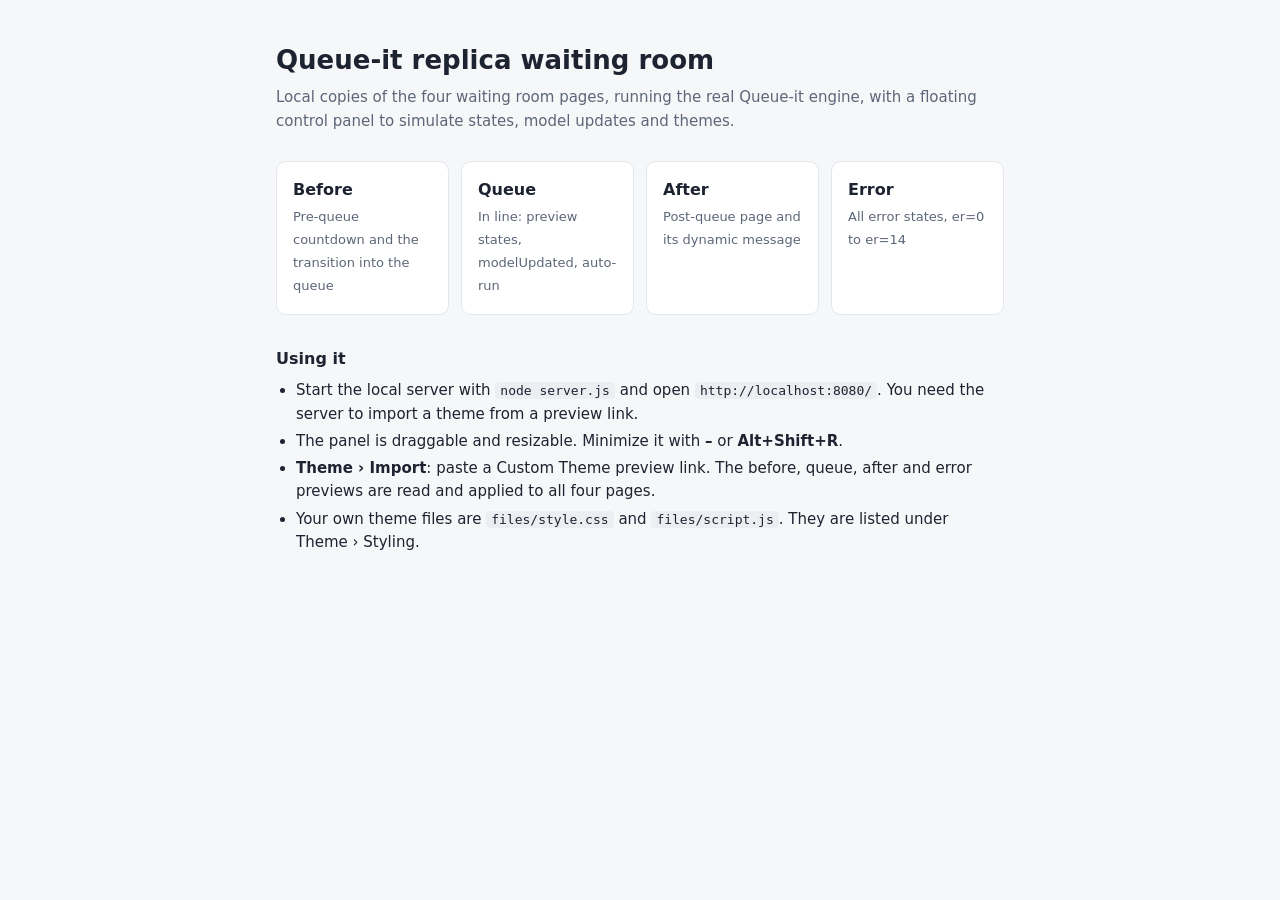
<file: index.html>
<!DOCTYPE html>
<html lang="en">
<head>
<meta charset="utf-8" />
<meta name="viewport" content="width=device-width, initial-scale=1.0">
<title>Queue-it Replica</title>
<link rel="shortcut icon" href="files/default_images/queue-it.ico" />
<style>
  :root { --fg:#1d2330; --muted:#5d6678; --line:#e3e6ec; --bg:#f6f7f9; --card:#fff; --accent:#1f6feb; }
  * { box-sizing: border-box; }
  body { margin:0; background:var(--bg); color:var(--fg); font:15px/1.55 system-ui,-apple-system,"Segoe UI",Roboto,Helvetica,Arial,sans-serif; }
  main { max-width:760px; margin:0 auto; padding:40px 16px 56px; }
  h1 { font-size:26px; margin:0 0 6px; }
  p.lead { color:var(--muted); margin:0 0 28px; }
  .grid { display:grid; grid-template-columns:repeat(auto-fit,minmax(170px,1fr)); gap:12px; }
  a.card { display:block; background:var(--card); border:1px solid var(--line); border-radius:10px; padding:16px; color:inherit; text-decoration:none; }
  a.card:hover, a.card:focus-visible { border-color:var(--accent); outline:none; box-shadow:0 0 0 3px rgba(31,111,235,.15); }
  a.card b { display:block; font-size:16px; margin-bottom:2px; }
  a.card span { color:var(--muted); font-size:13px; }
  h2 { font-size:16px; margin:32px 0 8px; }
  ul { padding-left:20px; margin:0; }
  li { margin:4px 0; }
  code { background:#eceef2; padding:1px 5px; border-radius:4px; font-size:13px; }
  .note { margin-top:28px; padding:12px 14px; border-radius:8px; background:#fffaeb; border:1px solid #fedf89; color:#7a2e0e; font-size:14px; }
</style>
</head>
<body>
<main>
  <h1>Queue-it replica waiting room</h1>
  <p class="lead">Local copies of the four waiting room pages, running the real Queue-it engine, with a floating control panel to simulate states, model updates and themes.</p>
  <div class="grid">
    <a class="card" href="before.html"><b>Before</b><span>Pre-queue countdown and the transition into the queue</span></a>
    <a class="card" href="queue.html"><b>Queue</b><span>In line: preview states, modelUpdated, auto-run</span></a>
    <a class="card" href="after.html"><b>After</b><span>Post-queue page and its dynamic message</span></a>
    <a class="card" href="error.html?er=4"><b>Error</b><span>All error states, er=0 to er=14</span></a>
  </div>

  <h2>Using it</h2>
  <ul>
    <li>Start the local server with <code>node server.js</code> and open <code>http://localhost:8080/</code>. You need the server to import a theme from a preview link.</li>
    <li>The panel is draggable and resizable. Minimize it with <b>–</b> or <b>Alt+Shift+R</b>.</li>
    <li><b>Theme › Import</b>: paste a Custom Theme preview link. The before, queue, after and error previews are read and applied to all four pages.</li>
    <li>Your own theme files are <code>files/style.css</code> and <code>files/script.js</code>. They are listed under Theme › Styling.</li>
  </ul>
  <p class="note" id="file-note" hidden>You opened this file straight from disk. Pages work, but theme import needs the local server: run <code>node server.js</code> in this folder.</p>
</main>
<script>
  if (location.protocol === "file:") document.getElementById("file-note").hidden = false;
</script>
</body>
</html>
</file>
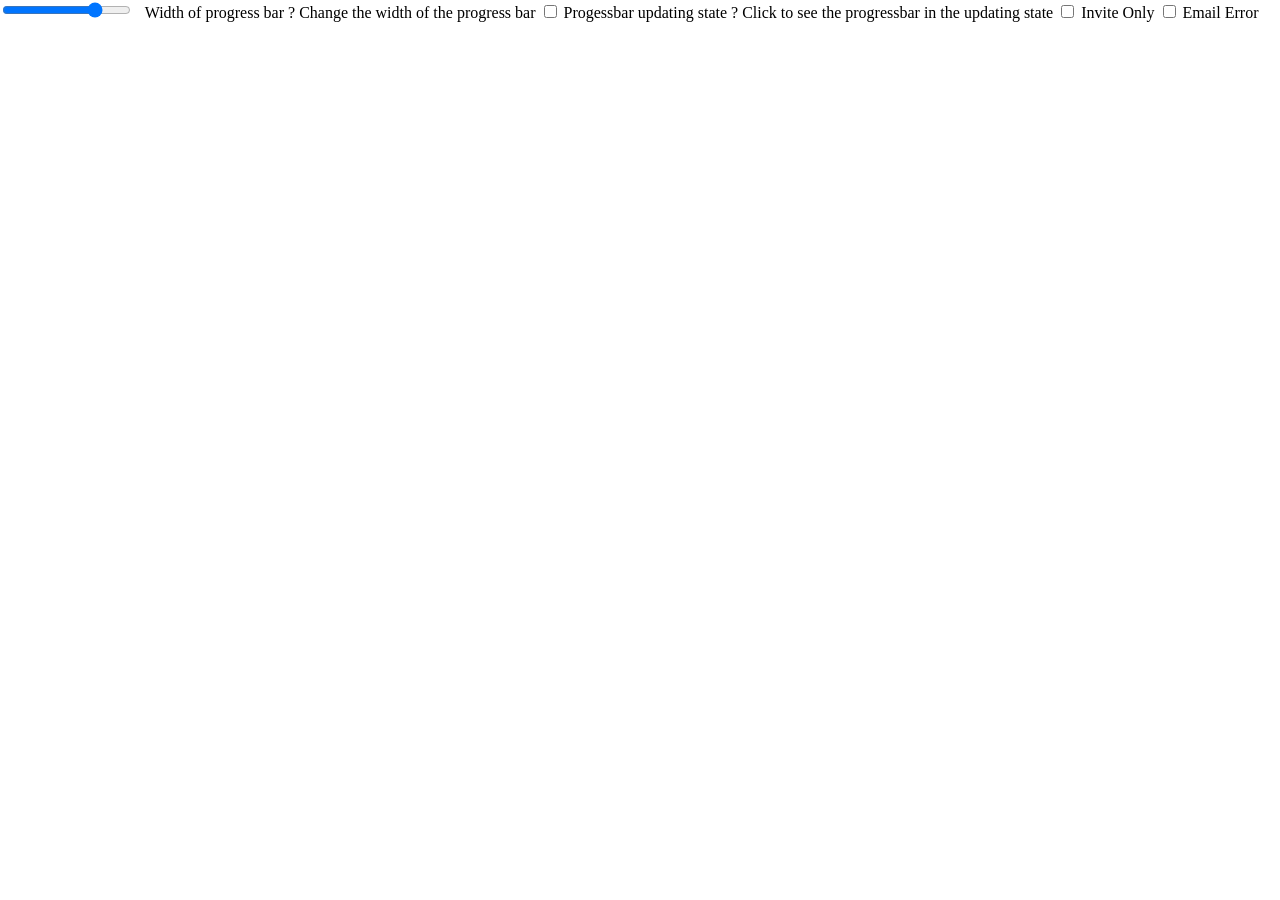
<file: files/middle.html>
﻿<!DOCTYPE html>
<html lang="en" xmlns="http://www.w3.org/1999/xhtml">
  <head>
    <meta http-equiv="Content-Type" content="text/html; charset=UTF-8" />
    <meta charset="utf-8" />
    <title></title>
    <style>
      body {
        margin: 0;
      }

      .main-container {
      }
    </style>
  </head>

  <body>
    <div class="main-container">
      <label class="cblabel queueElement">
        <input type="range" value="75" id="progressWidthInput" max="100" min="0" />
        <span class="title">&nbsp Width of progress bar</span>
        <span class="qmark"
          >?
          <span class="tooltip">Change the width of the progress bar</span>
        </span>
      </label>
      <label class="cblabel queueElement">
        <input class="update-state" type="checkbox" />
        Progessbar updating state
        <span class="qmark"
          >?
          <span class="tooltip">Click to see the progressbar in the updating state</span>
        </span>
      </label>
      <label class="cblabel queueElement">
        <input class="invite-only-preview" type="checkbox" />
        Invite Only
      </label>

      <label class="cblabel queueElement">
        <input class="iowr-email-error" type="checkbox" />
        Email Error
      </label>
    </div>
  </body>
</html>
</file>
